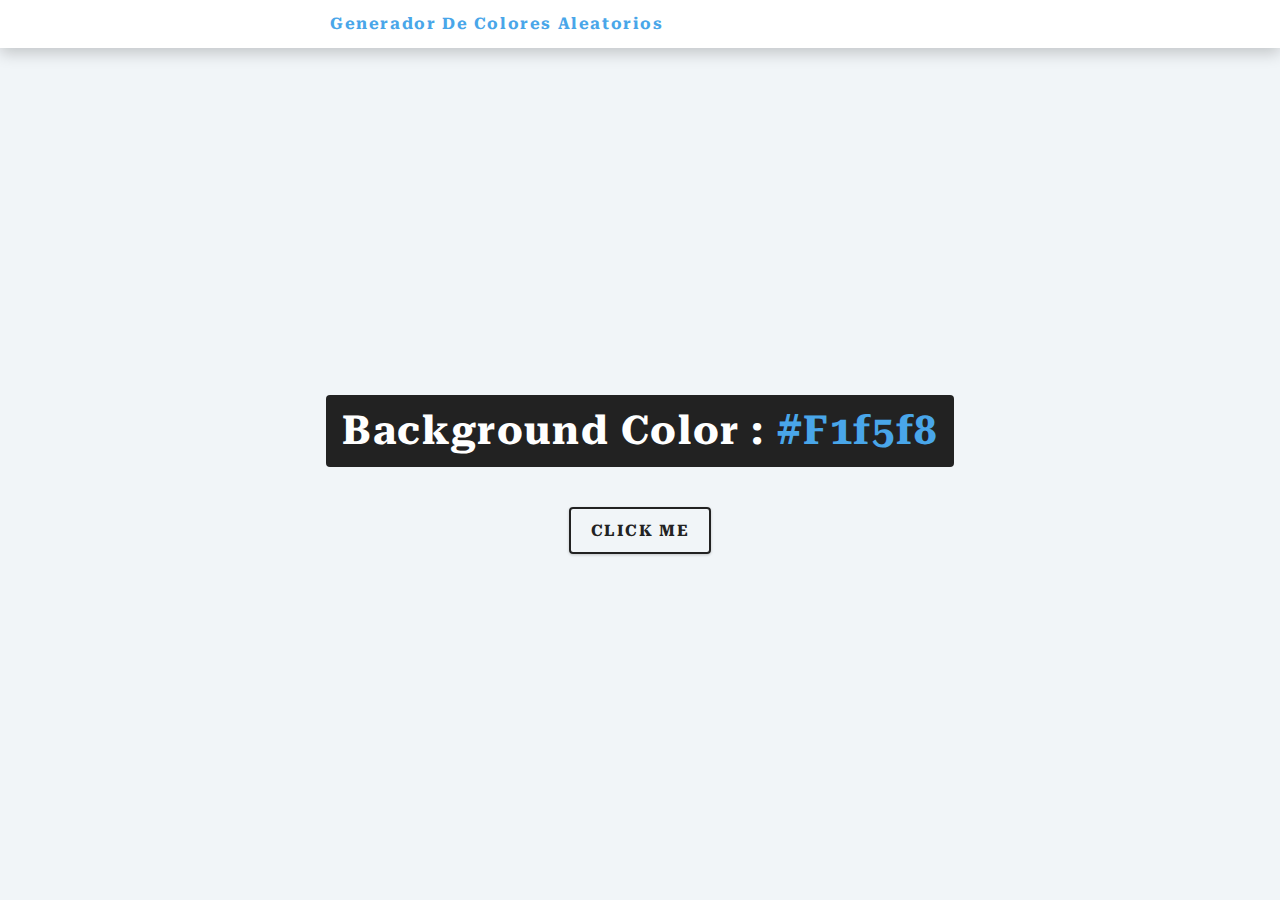
<file: P1Colors/index.html>
<!DOCTYPE html>
<html lang="en">
  <head>
    <meta charset="UTF-8" />
    <meta name="viewport" content="width=device-width, initial-scale=1.0" />
    <title>Color Flipper || Simple</title>

    <!-- Google Fonts -->
    <link rel="preconnect" href="https://fonts.googleapis.com" />
    <link rel="preconnect" href="https://fonts.gstatic.com" crossorigin />
    <link
      href="https://fonts.googleapis.com/css2?family=Roboto+Serif&family=Source+Code+Pro:wght@200&display=swap"
      rel="stylesheet"
    />

    <!-- styles -->
    <link rel="stylesheet" href="styles.css" />
  </head>

  <body>
    <nav>
      <div class="nav-center">
        <h4>Generador de colores aleatorios</h4>
        <ul class="nav-links">
          <!-- <li><a href="index.html">simple</a></li> -->
          <!-- <li><a href="hex.html">hex</a></li> -->
        </ul>
      </div>
    </nav>
    <main>
      <div class="container">
        <h2>background color : <span class="color">#f1f5f8</span></h2>
        <button class="btn btn-hero" id="btn">click me</button>
      </div>
    </main>
    <!-- javascript -->
    <script src="hex.js"></script>
  </body>
</html>
</file>
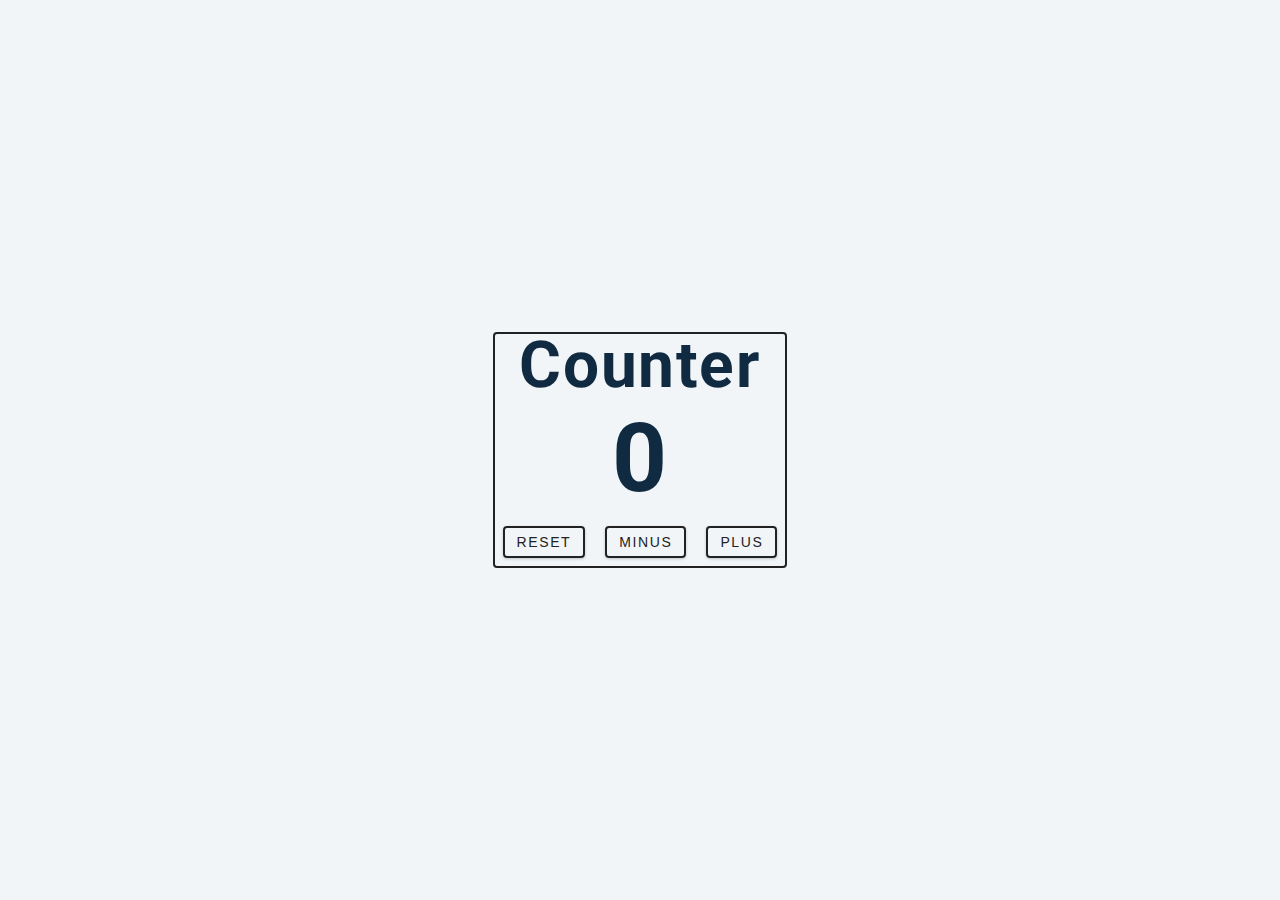
<file: P2Counter/index.html>
<!DOCTYPE html>
<html lang="en">
  <head>
    <meta charset="UTF-8" />
    <meta name="viewport" content="width=device-width, initial-scale=1.0" />
    <title>Counter</title>

    <!-- styles -->
    <link rel="stylesheet" href="styles.css" />
  </head>
  <body>
    <main>
      <div class="container">
        <h1>Counter</h1>
        <h2 id="value">0</h2>
        <button class="btn reset">Reset</button>
        <button class="btn minus">Minus</button>
        <button class="btn plus">Plus</button>
      </div>
    </main>
  </body>
  <script src="app.js"></script>
</html>
</file>
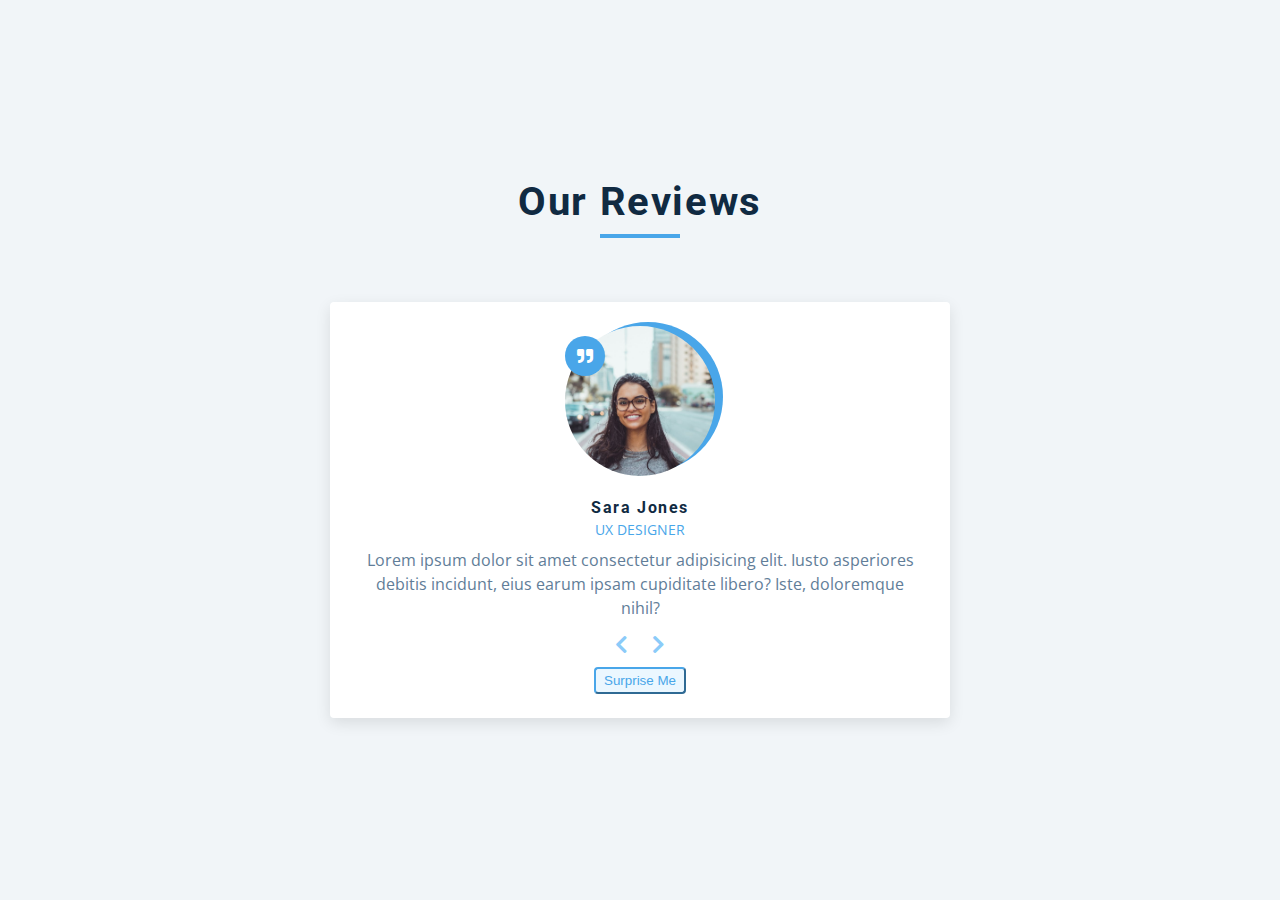
<file: P3Reviews/index.html>
<!DOCTYPE html>
<html lang="en">
  <head>
    <meta charset="UTF-8" />
    <meta name="viewport" content="width=device-width, initial-scale=1.0" />
    <title>Starter</title>
    <!-- font-awesome -->
    <link
      rel="stylesheet"
      href="https://cdnjs.cloudflare.com/ajax/libs/font-awesome/5.14.0/css/all.min.css"
    />

    <!-- styles -->
    <link rel="stylesheet" href="styles.css" />
  </head>
  <body>
    <main>
      <section class="container">
        <!-- title -->
        <div class="title">
          <h2>our reviews</h2>
          <div class="underline"></div>
        </div>
        <!-- review -->
        <article class="reviews">
          <div class="review">
            <div class="img-container">
              <img src="person-1.jpeg" id="person-img" alt="" />
            </div>
            <h4 id="author">sara jones</h4>
            <p id="job">ux designer</p>
            <p id="info">
              Lorem ipsum dolor sit amet consectetur adipisicing elit. Iusto
              asperiores debitis incidunt, eius earum ipsam cupiditate libero?
              Iste, doloremque nihil?
            </p>
          </div>
          <!-- prev next buttons-->
          <div class="button-container">
            <button class="prev-btn">
              <i class="fas fa-chevron-left"></i>
            </button>
            <button class="next-btn">
              <i class="fas fa-chevron-right"></i>
            </button>
          </div>
          <!-- random button -->
          <button class="random-btn">surprise me</button>
        </article>
      </section>
    </main>
    <!-- javascript -->
    <script src="app.js"></script>
    <!-- <script src="//onlinegdb.com/embed/js/behbsHc-9?theme=dark"></script> -->
  </body>
</html>
</file>
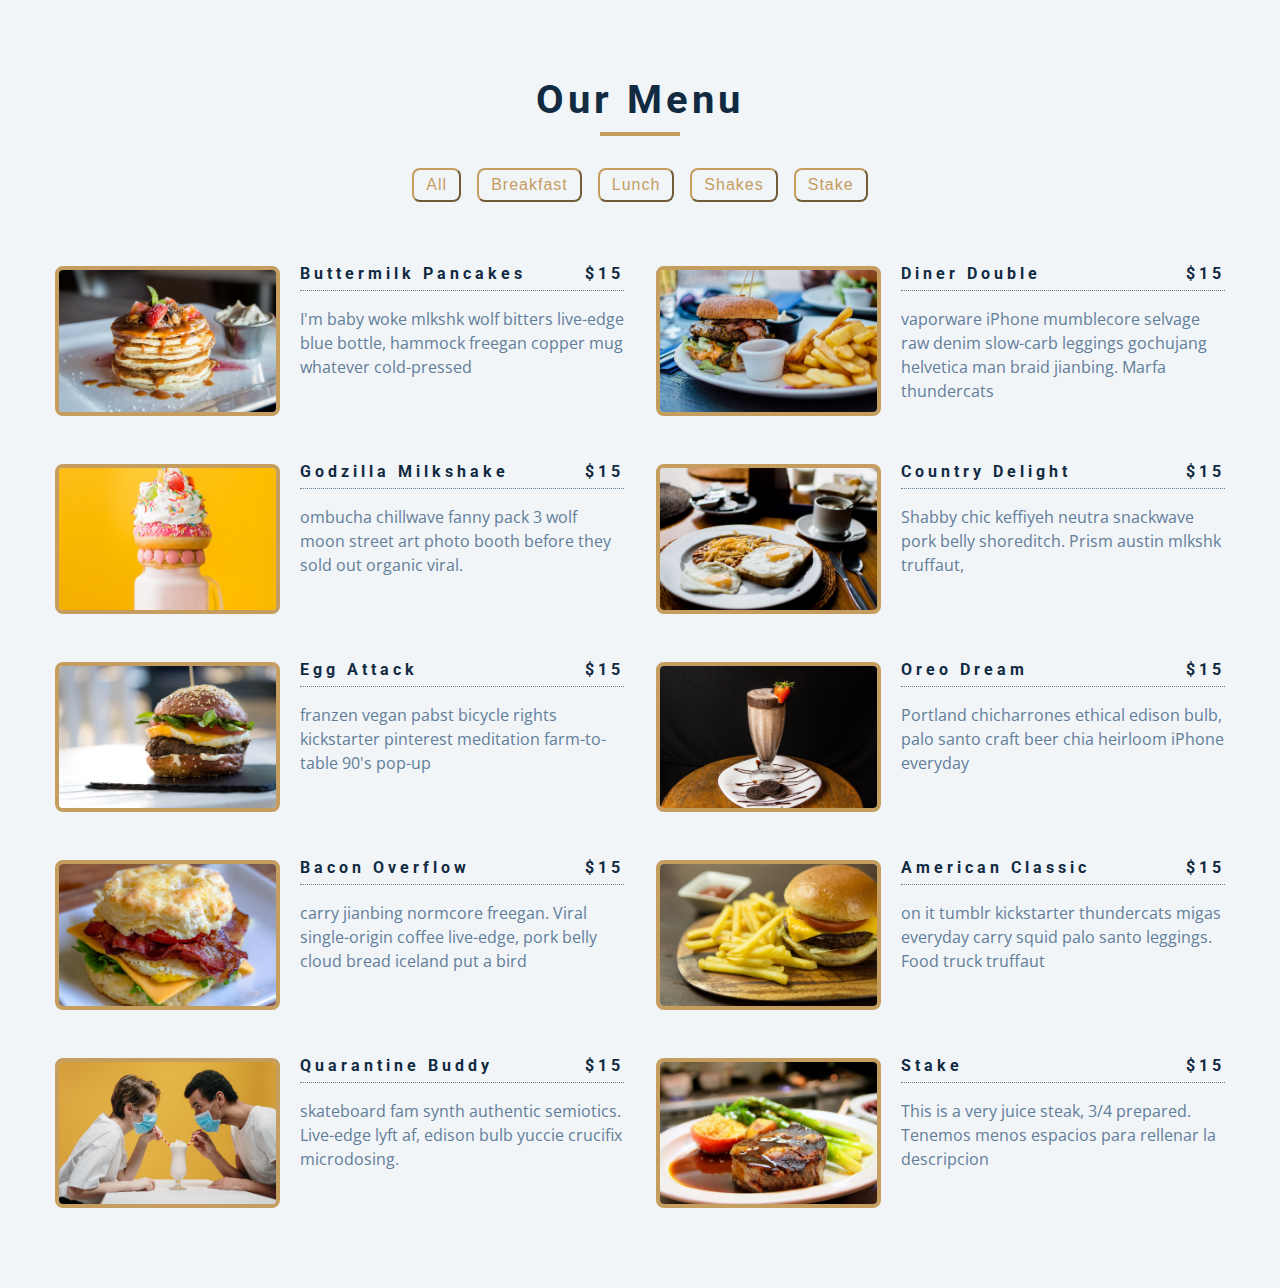
<file: Menu/setup/index.html>
<!DOCTYPE html>
<html lang="en">
  <head>
    <meta charset="UTF-8" />
    <meta name="viewport" content="width=device-width, initial-scale=1.0" />
    <title>Starter</title>
    <!-- font-awesome -->
    <link
      rel="stylesheet"
      href="https://cdnjs.cloudflare.com/ajax/libs/font-awesome/5.14.0/css/all.min.css"
    />
    <!-- styles -->
    <link rel="stylesheet" href="styles.css" />
  </head>
  <body>
    <section class="menu">
      <div class="title">
        <h2>Our Menu</h2>
        <div class="underline"></div>
      </div>

      <div class="btn-container">
        <!-- <button class="filter-btn" type="button" data-id="all">all</button>
        <button class="filter-btn" type="button" data-id="breakfast">
          breakfast
        </button>
        <button class="filter-btn" type="button" data-id="lunch">lunch</button>
        <button class="filter-btn" type="button" data-id="shakes">
          shakes
        </button> -->
      </div>

      <div class="section-center">
        <!-- single item -->
        <article class="menu-item">
          <img src="menu-item.jpeg" alt="menu item" class="photo" />
          <div class="item-info">
            <header>
              <h4>Buttermilk pancakes</h4>
              <h4 class="price">$15</h4>
            </header>
            <p class="item-text">
              Lorem ipsum dolor sit amet consectetur adipisicing elit. Iure
              nulla quisquam fugit iste nemo ut cupiditate tempore! Quas totam
              veritatis ad magni, optio temporibus! Repudiandae at dignissimos
              nostrum praesentium explicabo.
            </p>
          </div>
        </article>
      </div>
    </section>
    <!-- javascript -->
    <script src="app.js"></script>
  </body>
</html>
</file>
<file: P1Colors/styles.css>
/*
=============== 
Fonts
===============
*/
@import url("https://fonts.googleapis.com/css?family=Open+Sans|Roboto:400,700&display=swap");

/*
=============== 
Variables
===============
*/

:root {
  /* dark shades of primary color*/
  --clr-primary-1: hsl(205, 86%, 17%);
  --clr-primary-2: hsl(205, 77%, 27%);
  --clr-primary-3: hsl(205, 72%, 37%);
  --clr-primary-4: hsl(205, 63%, 48%);
  /* primary/main color */
  --clr-primary-5: hsl(205, 78%, 60%);
  /* lighter shades of primary color */
  --clr-primary-6: hsl(205, 89%, 70%);
  --clr-primary-7: hsl(205, 90%, 76%);
  --clr-primary-8: hsl(205, 86%, 81%);
  --clr-primary-9: hsl(205, 90%, 88%);
  --clr-primary-10: hsl(205, 100%, 96%);
  /* darkest grey - used for headings */
  --clr-grey-1: hsl(209, 61%, 16%);
  --clr-grey-2: hsl(211, 39%, 23%);
  --clr-grey-3: hsl(209, 34%, 30%);
  --clr-grey-4: hsl(209, 28%, 39%);
  /* grey used for paragraphs */
  --clr-grey-5: hsl(210, 22%, 49%);
  --clr-grey-6: hsl(209, 23%, 60%);
  --clr-grey-7: hsl(211, 27%, 70%);
  --clr-grey-8: hsl(210, 31%, 80%);
  --clr-grey-9: hsl(212, 33%, 89%);
  --clr-grey-10: hsl(210, 36%, 96%);
  --clr-white: #fff;
  --clr-red-dark: hsl(360, 67%, 44%);
  --clr-red-light: hsl(360, 71%, 66%);
  --clr-green-dark: hsl(125, 67%, 44%);
  --clr-green-light: hsl(125, 71%, 66%);
  --clr-black: #222;

  --ff-primary: "Roboto Serif", sans-serif;
  --ff-secondary: "Source Code Pro", monospace;
  --transition: all 0.3s linear;
  --spacing: 0.1rem;
  --radius: 0.25rem;
  --light-shadow: 0 5px 15px rgba(0, 0, 0, 0.1);
  --dark-shadow: 0 5px 15px rgba(0, 0, 0, 0.2);
  --max-width: 1170px;
  --fixed-width: 620px;
}
/*
=============== 
Global Styles
===============
*/

*,
::after,
::before {
  margin: 0;
  padding: 0;
  box-sizing: border-box;
}
body {
  font-family: var(--ff-secondary);
  background: var(--clr-grey-10);
  color: var(--clr-grey-1);
  line-height: 1.5;
  font-size: 0.875rem;
}
ul {
  list-style-type: none;
}
a {
  text-decoration: none;
}
h1,
h2,
h3,
h4 {
  letter-spacing: var(--spacing);
  text-transform: capitalize;
  line-height: 1.25;
  margin-bottom: 0.75rem;
  font-family: var(--ff-primary);
}
h1 {
  font-size: 3rem;
}
h2 {
  font-size: 2rem;
}
h3 {
  font-size: 1.25rem;
}
h4 {
  font-size: 0.875rem;
}
p {
  margin-bottom: 1.25rem;
  color: var(--clr-grey-5);
}
@media screen and (min-width: 800px) {
  h1 {
    font-size: 4rem;
  }
  h2 {
    font-size: 2.5rem;
  }
  h3 {
    font-size: 1.75rem;
  }
  h4 {
    font-size: 1rem;
  }
  body {
    font-size: 1rem;
  }
  h1,
  h2,
  h3,
  h4 {
    line-height: 1;
  }
}
/*  global classes */

/* section */
.section {
  padding: 5rem 0;
}

.section-center {
  width: 90vw;
  margin: 0 auto;
  max-width: 1170px;
}
@media screen and (min-width: 992px) {
  .section-center {
    width: 95vw;
  }
}
main {
  min-height: 100vh;
  display: grid;
  place-items: center;
}

/*
=============== 
Nav
===============
*/
nav {
  background: var(--clr-white);
  height: 3rem;
  display: grid;
  align-items: center;
  box-shadow: var(--dark-shadow);
}
.nav-center {
  width: 90vw;
  max-width: var(--fixed-width);
  margin: 0 auto;
  display: flex;
  align-items: center;
  justify-content: space-between;
}
.nav-center h4 {
  margin-bottom: 0;
  color: var(--clr-primary-5);

  /* display: flex; */
}
.nav-links {
  display: flex;
}
nav a {
  text-transform: capitalize;
  font-weight: 700;
  font-size: 1rem;
  color: var(--clr-primary-1);
  letter-spacing: var(--spacing);
  margin-right: 1rem;
}
nav a:hover {
  color: var(--clr-primary-5);
}
/*
=============== 
Container
===============
*/
main {
  min-height: calc(100vh - 3rem);
  display: grid;
  place-items: center;
}
.container {
  text-align: center;
  color: yellow;

  /* box-shadow: var(--dark-shadow); */
}
.container h2 {
  background: var(--clr-black);
  color: var(--clr-white);
  padding: 1rem;
  border-radius: var(--radius);
  margin-bottom: 2.5rem;
  /* box-shadow: var(--shadow); */
  /* box-shadow: var(--dark-shadow); */
}
.color {
  color: var(--clr-primary-5);
  /* color: yellow; */
}
.btn-hero {
  font-family: var(--ff-primary);
  text-transform: uppercase;
  background: transparent;
  color: var(--clr-black);
  letter-spacing: var(--spacing);
  display: inline-block;
  font-weight: 700;
  transition: var(--transition);
  border: 2px solid var(--clr-black);
  cursor: pointer;
  box-shadow: 0 1px 3px rgba(0, 0, 0, 0.2);
  border-radius: var(--radius);
  font-size: 1rem;
  padding: 0.75rem 1.25rem;
}
.btn-hero:hover {
  color: var(--clr-white);
  background: var(--clr-black);
}
</file>
<file: P2Counter/styles.css>
/*
=============== 
Fonts
===============
*/
@import url("https://fonts.googleapis.com/css?family=Open+Sans|Roboto:400,700&display=swap");

/*
=============== 
Variables
===============
*/

:root {
  /* dark shades of primary color*/
  --clr-primary-1: hsl(205, 86%, 17%);
  --clr-primary-2: hsl(205, 77%, 27%);
  --clr-primary-3: hsl(205, 72%, 37%);
  --clr-primary-4: hsl(205, 63%, 48%);
  /* primary/main color */
  --clr-primary-5: hsl(205, 78%, 60%);
  /* lighter shades of primary color */
  --clr-primary-6: hsl(205, 89%, 70%);
  --clr-primary-7: hsl(205, 90%, 76%);
  --clr-primary-8: hsl(205, 86%, 81%);
  --clr-primary-9: hsl(205, 90%, 88%);
  --clr-primary-10: hsl(205, 100%, 96%);
  /* darkest grey - used for headings */
  --clr-grey-1: hsl(209, 61%, 16%);
  --clr-grey-2: hsl(211, 39%, 23%);
  --clr-grey-3: hsl(209, 34%, 30%);
  --clr-grey-4: hsl(209, 28%, 39%);
  /* grey used for paragraphs */
  --clr-grey-5: hsl(210, 22%, 49%);
  --clr-grey-6: hsl(209, 23%, 60%);
  --clr-grey-7: hsl(211, 27%, 70%);
  --clr-grey-8: hsl(210, 31%, 80%);
  --clr-grey-9: hsl(212, 33%, 89%);
  --clr-grey-10: hsl(210, 36%, 96%);
  --clr-white: #fff;
  --clr-red-dark: hsl(360, 67%, 44%);
  --clr-red-light: hsl(360, 71%, 66%);
  --clr-green-dark: hsl(125, 67%, 44%);
  --clr-green-light: hsl(125, 71%, 66%);
  --clr-black: #222;
  --ff-primary: "Roboto", sans-serif;
  --ff-secondary: "Open Sans", sans-serif;
  --transition: all 0.3s linear;
  --spacing: 0.1rem;
  --radius: 0.25rem;
  --light-shadow: 0 5px 15px rgba(0, 0, 0, 0.1);
  --dark-shadow: 0 5px 15px rgba(0, 0, 0, 0.2);
  --max-width: 1170px;
  --fixed-width: 620px;
}
/*
=============== 
Global Styles
===============
*/

*,
::after,
::before {
  margin: 0;
  padding: 0;
  box-sizing: border-box;
}
body {
  font-family: var(--ff-secondary);
  background: var(--clr-grey-10);
  color: var(--clr-grey-1);
  line-height: 1.5;
  font-size: 0.875rem;
}
ul {
  list-style-type: none;
}
a {
  text-decoration: none;
}
h1,
h2,
h3,
h4 {
  letter-spacing: var(--spacing);
  text-transform: capitalize;
  line-height: 1.25;
  margin-bottom: 0.75rem;
  font-family: var(--ff-primary);
}
h1 {
  font-size: 3rem;
}
h2 {
  font-size: 2rem;
}
h3 {
  font-size: 1.25rem;
}
h4 {
  font-size: 0.875rem;
}
p {
  margin-bottom: 1.25rem;
  color: var(--clr-grey-5);
}
@media screen and (min-width: 800px) {
  h1 {
    font-size: 4rem;
  }
  h2 {
    font-size: 2.5rem;
  }
  h3 {
    font-size: 1.75rem;
  }
  h4 {
    font-size: 1rem;
  }
  body {
    font-size: 1rem;
  }
  h1,
  h2,
  h3,
  h4 {
    line-height: 1;
  }
}
/*  global classes */

/* section */
.section {
  padding: 5rem 0;
}

.section-center {
  width: 90vw;
  margin: 0 auto;
  max-width: 1170px;
}
@media screen and (min-width: 992px) {
  .section-center {
    width: 95vw;
  }
}
main {
  min-height: 100vh;
  display: grid;
  place-items: center;
}

/*
=============== 
Counter
===============
*/

main {
  min-height: 100vh;
  display: grid;
  place-items: center;
}
.container {
  text-align: center;

  border: 2px solid var(--clr-black);
  border-radius: var(--radius);
  /* min-height: 80vh;
  min-width: 100vh; */
}
#value {
  font-size: 6rem;
  font-weight: bold;
}
.btn {
  text-transform: uppercase;
  background: transparent;
  color: var(--clr-black);
  padding: 0.375rem 0.75rem;
  letter-spacing: var(--spacing);
  display: inline-block;
  transition: var(--transition);
  font-size: 0.875rem;
  border: 2px solid var(--clr-black);
  cursor: pointer;
  box-shadow: 0 1px 3px rgba(0, 0, 0, 0.2);
  border-radius: var(--radius);
  margin: 0.5rem;
}
.btn:hover {
  color: var(--clr-white);
  background: var(--clr-black);
}
</file>
<file: P3Reviews/styles.css>
/*
=============== 
Fonts
===============
*/
@import url("https://fonts.googleapis.com/css?family=Open+Sans|Roboto:400,700&display=swap");

/*
=============== 
Variables
===============
*/

:root {
  /* dark shades of primary color*/
  --clr-primary-1: hsl(205, 86%, 17%);
  --clr-primary-2: hsl(205, 77%, 27%);
  --clr-primary-3: hsl(205, 72%, 37%);
  --clr-primary-4: hsl(205, 63%, 48%);
  /* primary/main color */
  --clr-primary-5: hsl(205, 78%, 60%);
  /* lighter shades of primary color */
  --clr-primary-6: hsl(205, 89%, 70%);
  --clr-primary-7: hsl(205, 90%, 76%);
  --clr-primary-8: hsl(205, 86%, 81%);
  --clr-primary-9: hsl(205, 90%, 88%);
  --clr-primary-10: hsl(205, 100%, 96%);
  /* darkest grey - used for headings */
  --clr-grey-1: hsl(209, 61%, 16%);
  --clr-grey-2: hsl(211, 39%, 23%);
  --clr-grey-3: hsl(209, 34%, 30%);
  --clr-grey-4: hsl(209, 28%, 39%);
  /* grey used for paragraphs */
  --clr-grey-5: hsl(210, 22%, 49%);
  --clr-grey-6: hsl(209, 23%, 60%);
  --clr-grey-7: hsl(211, 27%, 70%);
  --clr-grey-8: hsl(210, 31%, 80%);
  --clr-grey-9: hsl(212, 33%, 89%);
  --clr-grey-10: hsl(210, 36%, 96%);
  --clr-white: #fff;
  --clr-red-dark: hsl(360, 67%, 44%);
  --clr-red-light: hsl(360, 71%, 66%);
  --clr-green-dark: hsl(125, 67%, 44%);
  --clr-green-light: hsl(125, 71%, 66%);
  --clr-black: #222;
  --ff-primary: "Roboto", sans-serif;
  --ff-secondary: "Open Sans", sans-serif;
  --transition: all 0.3s linear;
  --spacing: 0.1rem;
  --radius: 0.25rem;
  --light-shadow: 0 5px 15px rgba(0, 0, 0, 0.1);
  --dark-shadow: 0 5px 15px rgba(0, 0, 0, 0.2);
  --max-width: 1170px;
  --fixed-width: 620px;
}
/*
=============== 
Global Styles
===============
*/

*,
::after,
::before {
  margin: 0;
  padding: 0;
  box-sizing: border-box;
}
body {
  font-family: var(--ff-secondary);
  background: var(--clr-grey-10);
  /* background: black; */
  color: var(--clr-grey-1);
  line-height: 1.5;
  font-size: 0.875rem;
}
ul {
  list-style-type: none;
}
a {
  text-decoration: none;
}
h1,
h2,
h3,
h4 {
  letter-spacing: var(--spacing);
  text-transform: capitalize;
  line-height: 1.25;
  margin-bottom: 0.75rem;
  font-family: var(--ff-primary);
}
h1 {
  font-size: 3rem;
}
h2 {
  font-size: 2rem;
}
h3 {
  font-size: 1.25rem;
}
h4 {
  font-size: 0.875rem;
}
p {
  margin-bottom: 1.25rem;
  color: var(--clr-grey-5);
}
@media screen and (min-width: 800px) {
  h1 {
    font-size: 4rem;
  }
  h2 {
    font-size: 2.5rem;
  }
  h3 {
    font-size: 1.75rem;
  }
  h4 {
    font-size: 1rem;
  }
  body {
    font-size: 1rem;
  }
  h1,
  h2,
  h3,
  h4 {
    line-height: 1;
  }
}
/*  global classes */

/* section */
.section {
  padding: 5rem 0;
}

.section-center {
  width: 90vw;
  margin: 0 auto;
  max-width: 1170px;
}
@media screen and (min-width: 992px) {
  .section-center {
    width: 95vw;
  }
}
main {
  min-height: 100vh;
  display: grid;
  place-items: center;
}

/*
=============== 
Reviews
===============
*/
main {
  min-height: 100vh;
  display: grid;
  place-items: center;
}
.title {
  text-align: center;
  margin-bottom: 4rem;
}
.underline {
  height: 0.25rem;
  width: 5rem;
  background: var(--clr-primary-5);
  margin-left: auto;
  margin-right: auto;
}
.container {
  width: 80vw;
  max-width: var(--fixed-width);
}
.reviews {
  background: var(--clr-white);
  padding: 1.5rem 2rem;
  border-radius: var(--radius);
  box-shadow: var(--light-shadow);
  transition: var(--transition);
  text-align: center;
}
.reviews:hover {
  box-shadow: var(--dark-shadow);
}
.img-container {
  position: relative;
  width: 150px;
  height: 150px;
  border-radius: 50%;
  margin: 0 auto;
  margin-bottom: 1.5rem;
}
#person-img {
  width: 100%;
  display: block;
  height: 100%;
  object-fit: cover;
  border-radius: 50%;
  position: relative;
}
.img-container::after {
  font-family: "Font Awesome 5 Free";
  font-weight: 900;
  content: "\f10e";
  position: absolute;
  top: 0;
  left: 0;
  width: 2.5rem;
  height: 2.5rem;
  display: grid;
  place-items: center;
  border-radius: 50%;
  transform: translateY(25%);
  background: var(--clr-primary-5);
  color: var(--clr-white);
}
.img-container::before {
  content: "";
  width: 100%;
  height: 100%;
  background: var(--clr-primary-5);
  position: absolute;
  top: -0.25rem;
  right: -0.5rem;
  border-radius: 50%;
}
#author {
  margin-bottom: 0.25rem;
}
#job {
  margin-bottom: 0.5rem;
  text-transform: uppercase;
  color: var(--clr-primary-5);
  font-size: 0.85rem;
}
#info {
  margin-bottom: 0.75rem;
}
.prev-btn,
.next-btn {
  color: var(--clr-primary-7);
  font-size: 1.25rem;
  background: transparent;
  border-color: transparent;
  margin: 0 0.5rem;
  transition: var(--transition);
  cursor: pointer;
}
.prev-btn:hover,
.next-btn:hover {
  color: var(--clr-primary-5);
}
.random-btn {
  margin-top: 0.5rem;
  background: var(--clr-primary-10);
  color: var(--clr-primary-5);
  padding: 0.25rem 0.5rem;
  text-transform: capitalize;
  border-radius: var(--radius);
  transition: var(--transition);
  border-color: var(--clr-primary-5);
  cursor: pointer;
}
.random-btn:hover {
  background: var(--clr-primary-5);
  color: var(--clr-primary-1);
}
</file>
<file: Menu/setup/styles.css>
/*
=============== 
Fonts
===============
*/
@import url("https://fonts.googleapis.com/css?family=Open+Sans|Roboto:400,700&display=swap");

/*
=============== 
Variables
===============
*/

:root {
  /* dark shades of primary color*/
  --clr-primary-1: hsl(205, 86%, 17%);
  --clr-primary-2: hsl(205, 77%, 27%);
  --clr-primary-3: hsl(205, 72%, 37%);
  --clr-primary-4: hsl(205, 63%, 48%);
  /* primary/main color */
  --clr-primary-5: #49a6e9;
  /* lighter shades of primary color */
  --clr-primary-6: hsl(205, 89%, 70%);
  --clr-primary-7: hsl(205, 90%, 76%);
  --clr-primary-8: hsl(205, 86%, 81%);
  --clr-primary-9: hsl(205, 90%, 88%);
  --clr-primary-10: hsl(205, 100%, 96%);
  /* darkest grey - used for headings */
  --clr-grey-1: hsl(209, 61%, 16%);
  --clr-grey-2: hsl(211, 39%, 23%);
  --clr-grey-3: hsl(209, 34%, 30%);
  --clr-grey-4: hsl(209, 28%, 39%);
  /* grey used for paragraphs */
  --clr-grey-5: hsl(210, 22%, 49%);
  --clr-grey-6: hsl(209, 23%, 60%);
  --clr-grey-7: hsl(211, 27%, 70%);
  --clr-grey-8: hsl(210, 31%, 80%);
  --clr-grey-9: hsl(212, 33%, 89%);
  --clr-grey-10: hsl(210, 36%, 96%);
  --clr-white: #fff;
  --clr-red-dark: hsl(360, 67%, 44%);
  --clr-red-light: hsl(360, 71%, 66%);
  --clr-green-dark: hsl(125, 67%, 44%);
  --clr-green-light: hsl(125, 71%, 66%);
  --clr-gold: #c59d5f;
  --clr-black: #222;
  --ff-primary: "Roboto", sans-serif;
  --ff-secondary: "Open Sans", sans-serif;
  --transition: all 0.3s linear;
  --spacing: 0.25rem;
  --radius: 0.5rem;
  --light-shadow: 0 5px 15px rgba(0, 0, 0, 0.1);
  --dark-shadow: 0 5px 15px rgba(0, 0, 0, 0.2);
  --max-width: 1170px;
  --fixed-width: 620px;
}
/*
=============== 
Global Styles
===============
*/

*,
::after,
::before {
  margin: 0;
  padding: 0;
  box-sizing: border-box;
}
body {
  font-family: var(--ff-secondary);
  background: var(--clr-grey-10);
  color: var(--clr-grey-1);
  line-height: 1.5;
  font-size: 0.875rem;
}
ul {
  list-style-type: none;
}
a {
  text-decoration: none;
}
img:not(.logo) {
  width: 100%;
}
img {
  display: block;
}

h1,
h2,
h3,
h4 {
  letter-spacing: var(--spacing);
  text-transform: capitalize;
  line-height: 1.25;
  margin-bottom: 0.75rem;
  font-family: var(--ff-primary);
}
h1 {
  font-size: 3rem;
}
h2 {
  font-size: 2rem;
}
h3 {
  font-size: 1.25rem;
}
h4 {
  font-size: 0.875rem;
}
p {
  margin-bottom: 1.25rem;
  color: var(--clr-grey-5);
}
@media screen and (min-width: 800px) {
  h1 {
    font-size: 4rem;
  }
  h2 {
    font-size: 2.5rem;
  }
  h3 {
    font-size: 1.75rem;
  }
  h4 {
    font-size: 1rem;
  }
  body {
    font-size: 1rem;
  }
  h1,
  h2,
  h3,
  h4 {
    line-height: 1;
  }
}
/*  global classes */

.btn {
  text-transform: uppercase;
  background: transparent;
  color: var(--clr-black);
  padding: 0.375rem 0.75rem;
  letter-spacing: var(--spacing);
  display: inline-block;
  transition: var(--transition);
  font-size: 0.875rem;
  border: 2px solid var(--clr-black);
  cursor: pointer;
  box-shadow: 0 1px 3px rgba(0, 0, 0, 0.2);
  border-radius: var(--radius);
}
.btn:hover {
  color: var(--clr-white);
  background: var(--clr-black);
}
/* section */
.section {
  padding: 5rem 0;
}

main {
  min-height: 100vh;
  display: grid;
  place-items: center;
}
/*
=============== 
Menu
===============
*/

.menu {
  padding: 5rem 0;
}
.title {
  text-align: center;
  margin-bottom: 2rem;
}
.underline {
  width: 5rem;
  height: 0.25rem;
  background: var(--clr-gold);
  margin-left: auto;
  margin-right: auto;
}
.btn-container {
  margin-bottom: 4rem;
  display: flex;
  justify-content: center;
}
.filter-btn {
  background: transparent;
  border-color: var(--clr-gold);
  font-size: 1rem;
  text-transform: capitalize;
  margin: 0 0.5rem;
  letter-spacing: 1px;
  border-radius: var(--radius);
  padding: 0.375rem 0.75rem;
  color: var(--clr-gold);
  cursor: pointer;
  transition: var(--transition);
}
.filter-btn:hover {
  background: var(--clr-gold);
  color: var(--clr-white);
}
.section-center {
  width: 90vw;
  margin: 0 auto;
  max-width: 1170px;
  display: grid;
  gap: 3rem 2rem;
  justify-items: center;
}
.menu-item {
  display: grid;
  gap: 1rem 2rem;
  max-width: 25rem;
}
.photo {
  object-fit: cover;
  height: 200px;
  border: 0.25rem solid var(--clr-gold);
  border-radius: var(--radius);
}
.item-info header {
  display: flex;
  justify-content: space-between;
  border-bottom: 0.5px dotted var(--clr-grey-5);
}
.item-info h4 {
  margin-bottom: 0.5rem;
}
.price {
  color: var(--clr-gold);
}
.item-text {
  margin-bottom: 0;
  padding-top: 1rem;
}

@media screen and (min-width: 768px) {
  .menu-item {
    grid-template-columns: 225px 1fr;
    gap: 0 1.25rem;
    max-width: 40rem;
  }
  .photo {
    height: 175px;
  }
}
@media screen and (min-width: 1200px) {
  .section-center {
    width: 95vw;
    grid-template-columns: 1fr 1fr;
  }
  .photo {
    height: 150px;
  }
}
</file>
